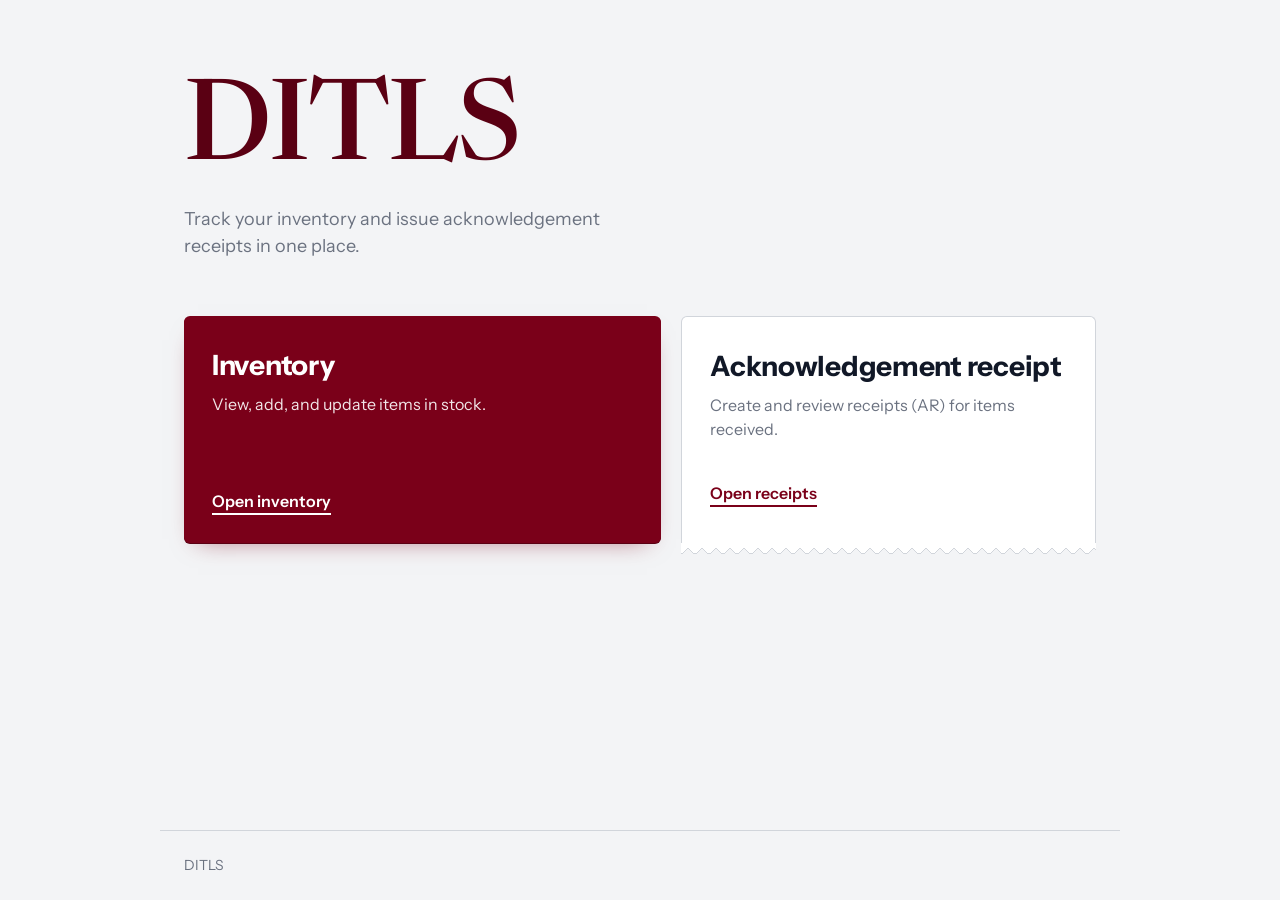
<file: index.html>
<!doctype html>
<html lang="en">
  <head>
    <meta charset="UTF-8" />
    <meta name="viewport" content="width=device-width, initial-scale=1.0" />
    <title>DITLS</title>
    <link rel="preconnect" href="https://fonts.googleapis.com" />
    <link rel="preconnect" href="https://fonts.gstatic.com" crossorigin />
    <link
      href="https://fonts.googleapis.com/css2?family=Instrument+Sans:wght@400;500;600;700&family=Newsreader:opsz,wght@6..72,500&display=swap"
      rel="stylesheet"
    />
    <style>
      :root {
        --paper: #f3f4f6;
        --surface: #ffffff;
        --ink: #111827;
        --muted: #6b7280;
        --maroon: #7a0019;
        --maroon-dark: #5a0013;
        --line: #d1d5db;
        --focus: #111827;
        --sans: "Instrument Sans", "Segoe UI", system-ui, sans-serif;
        --serif: "Newsreader", Georgia, serif;
      }

      * {
        box-sizing: border-box;
      }

      body {
        margin: 0;
        min-height: 100vh;
        display: flex;
        flex-direction: column;
        background: var(--paper);
        color: var(--ink);
        font-family: var(--sans);
        line-height: 1.5;
      }

      main {
        flex: 1;
        width: 100%;
        max-width: 960px;
        margin: 0 auto;
        padding: clamp(2rem, 8vw, 5rem) 1.5rem 2rem;
      }

      h1 {
        margin: 0;
        font-family: var(--serif);
        font-weight: 500;
        font-size: clamp(3.5rem, 12vw, 7rem);
        line-height: 0.95;
        letter-spacing: -0.02em;
        color: var(--maroon-dark);
      }

      .intro {
        max-width: 38ch;
        margin: 1.25rem 0 clamp(2rem, 6vw, 3.5rem);
        font-size: 1.125rem;
        color: var(--muted);
      }

      .actions {
        display: grid;
        gap: 1.25rem;
        grid-template-columns: 1fr;
        align-items: stretch;
      }

      @media (min-width: 720px) {
        .actions {
          grid-template-columns: 1.15fr 1fr;
        }
      }

      .action {
        display: flex;
        flex-direction: column;
        justify-content: space-between;
        gap: 2.5rem;
        padding: 1.75rem;
        min-height: 220px;
        text-decoration: none;
        color: inherit;
        transition:
          transform 0.15s ease,
          box-shadow 0.15s ease;
      }

      .action:hover {
        transform: translateY(-2px);
      }

      .action:focus-visible {
        outline: 3px solid var(--focus);
        outline-offset: 3px;
      }

      .action h2 {
        margin: 0 0 0.35rem;
        font-size: 1.75rem;
        font-weight: 700;
        letter-spacing: -0.01em;
      }

      .action p {
        margin: 0;
        max-width: 32ch;
      }

      .action .go {
        font-weight: 600;
        font-size: 1rem;
      }

      /* Inventory: solid, ledger-like block */
      .inventory-direct {
        background: var(--maroon);
        color: #fff;
        border-radius: 6px;
        box-shadow:
          0 1px 0 var(--maroon-dark),
          0 10px 24px -14px rgba(122, 0, 25, 0.6);
      }

      .inventory-direct p {
        color: rgba(255, 255, 255, 0.9);
      }
      .inventory-direct .go {
        border-bottom: 2px solid #fff;
        align-self: flex-start;
      }

      /* Acknowledgement receipt: paper slip with a torn, perforated edge */
      .ar-direct {
        position: relative;
        background: var(--surface);
        border: 1px solid var(--line);
        border-bottom: 0;
        border-radius: 6px 6px 0 0;
        padding-bottom: 2.25rem;
      }

      .ar-direct::after {
        content: "";
        position: absolute;
        left: -1px;
        right: -1px;
        bottom: -10px;
        height: 10px;
        background:
          linear-gradient(135deg, var(--surface) 50%, transparent 50%) 0 0 /
            14px 10px,
          linear-gradient(225deg, var(--surface) 50%, transparent 50%) 0 0 /
            14px 10px;
        background-repeat: repeat-x;
        filter: drop-shadow(0 1px 0 var(--line));
      }

      .ar-direct p {
        color: var(--muted);
      }
      .ar-direct .go {
        color: var(--maroon);
        border-bottom: 2px solid var(--maroon);
        align-self: flex-start;
      }

      footer {
        width: 100%;
        max-width: 960px;
        margin: 0 auto;
        padding: 1.5rem;
        border-top: 1px solid var(--line);
        color: var(--muted);
        font-size: 0.875rem;
      }

      @media (prefers-reduced-motion: reduce) {
        .action {
          transition: none;
        }
        .action:hover {
          transform: none;
        }
      }
    </style>
  </head>
  <body>
    <main>
      <h1>DITLS</h1>
      <p class="intro">
        Track your inventory and issue acknowledgement receipts in one place.
      </p>

      <nav class="actions" aria-label="Main">
        <a href="inventory.html" class="action inventory-direct">
          <div>
            <h2>Inventory</h2>
            <p>View, add, and update items in stock.</p>
          </div>
          <span class="go">Open inventory</span>
        </a>

        <a href="acknowledegement_receipt.html" class="action ar-direct">
          <div>
            <h2>Acknowledgement receipt</h2>
            <p>Create and review receipts (AR) for items received.</p>
          </div>
          <span class="go">Open receipts</span>
        </a>
      </nav>
    </main>

    <footer>DITLS</footer>
  </body>
</html>
</file>
